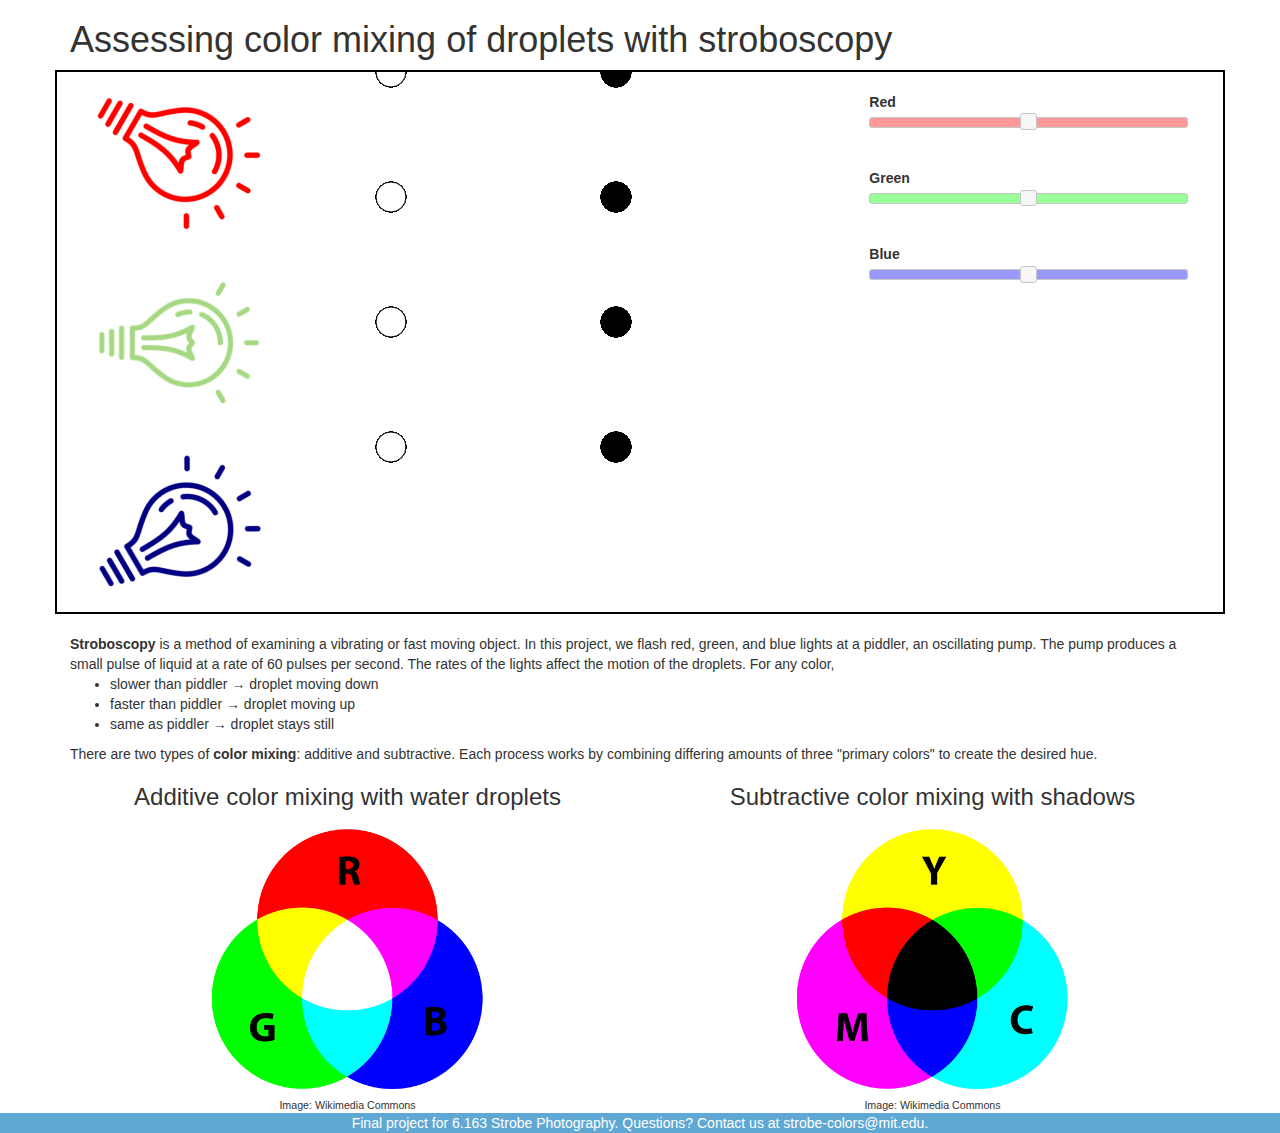
<file: index.html>
<!DOCTYPE html>
<html>
<head>
    <title>Strobe Color Simulation</title>
    <script src="js/processing-1.3.6.min.js"></script>
    <script src="js/jquery-1.12.3.min.js"></script>
    <script src="js/jquery-ui.min.js"></script>
    <link rel="stylesheet" href="css/bootstrap.min.css">
    <link rel="stylesheet" href="css/jquery-ui.min.css">
    <link rel="stylesheet" href="css/strobe-colors.css">
    <script src="js/bootstrap.min.js"></script>
</head>
<body>
<!--Remaining section-->
    <script>
    // create an object to hold variables controlled by the UI
    var uivars = {
        red: 0,  // set initial values
        green: 0,
        blue: 0
    };
    </script>
    <script src="js/slider.js"></script>

 
    <div class="container">
        <h1>Assessing color mixing of droplets with stroboscopy</h1>

        <div class="row simulation">
            <div class="col-xs-2">
                <div class="all-lights">
                    <img class="red lights" src="red.png"></img>
                    <img class="green lights" src="green.png"></img>
                    <img class="blue lights" src="blue.png"></img>
                </div>
            </div>
            <div class="col-xs-6">
                <canvas data-processing-sources="simulation.pde"></canvas>
            </div>
            <div class="col-xs-4">
            <form>
                <div class="slider">
                    <label>Red</label><div id="red" class="uislider" style="background:#ff9999;"></div>
                </div>
                <div class="slider">
                    <label>Green</label><div id="green" class="uislider" style="background:#99ff99;"></div>
                </div>
                <div class="slider">
                    <label>Blue</label><div id="blue" class="uislider" style="background:#9999ff;"></div>
                </div>
            </form>

            </div>


        </div>
    <div class="row">
        <div class="col-xs-12">
        <br>
        <!-- <img class="photo"src="red.png"></img> -->

        <b>Stroboscopy</b> is a method of examining a vibrating or fast moving object. In this project, we flash red, green, and blue lights at a piddler, an oscillating pump. The pump produces a small pulse of liquid at a rate of 60 pulses per second.

        The rates of the lights affect the motion of the droplets. For any color, 
        <ul>
            <li>slower than piddler &rarr; droplet moving down</li>
            <li>faster than piddler &rarr; droplet moving up</li>
            <li>same as piddler &rarr; droplet stays still</li>
        </ul>

        There are two types of <b>color mixing</b>: additive and subtractive. Each process works by combining differing amounts of three "primary colors" to create the desired hue. 
        </div>
        <div class="col-xs-6">
            <h3>Additive color mixing with water droplets</h3>
            <img class="color-mixing" src="additive-color.png">
            <div class="caption">Image: Wikimedia Commons</div>
        </div>
        <div class="col-xs-6">
            <h3>Subtractive color mixing with shadows</h3>
            <img class="color-mixing" src="subtractive-color.png">
            <div class="caption">Image: Wikimedia Commons
        </div></div>

        </div>
        </div>
    </div>
    <footer>
    <div class="container">
        Final project for 6.163 Strobe Photography. Questions? Contact us at strobe-colors@mit.edu.
    </div>
</footer>
</body>
</html>
</file>
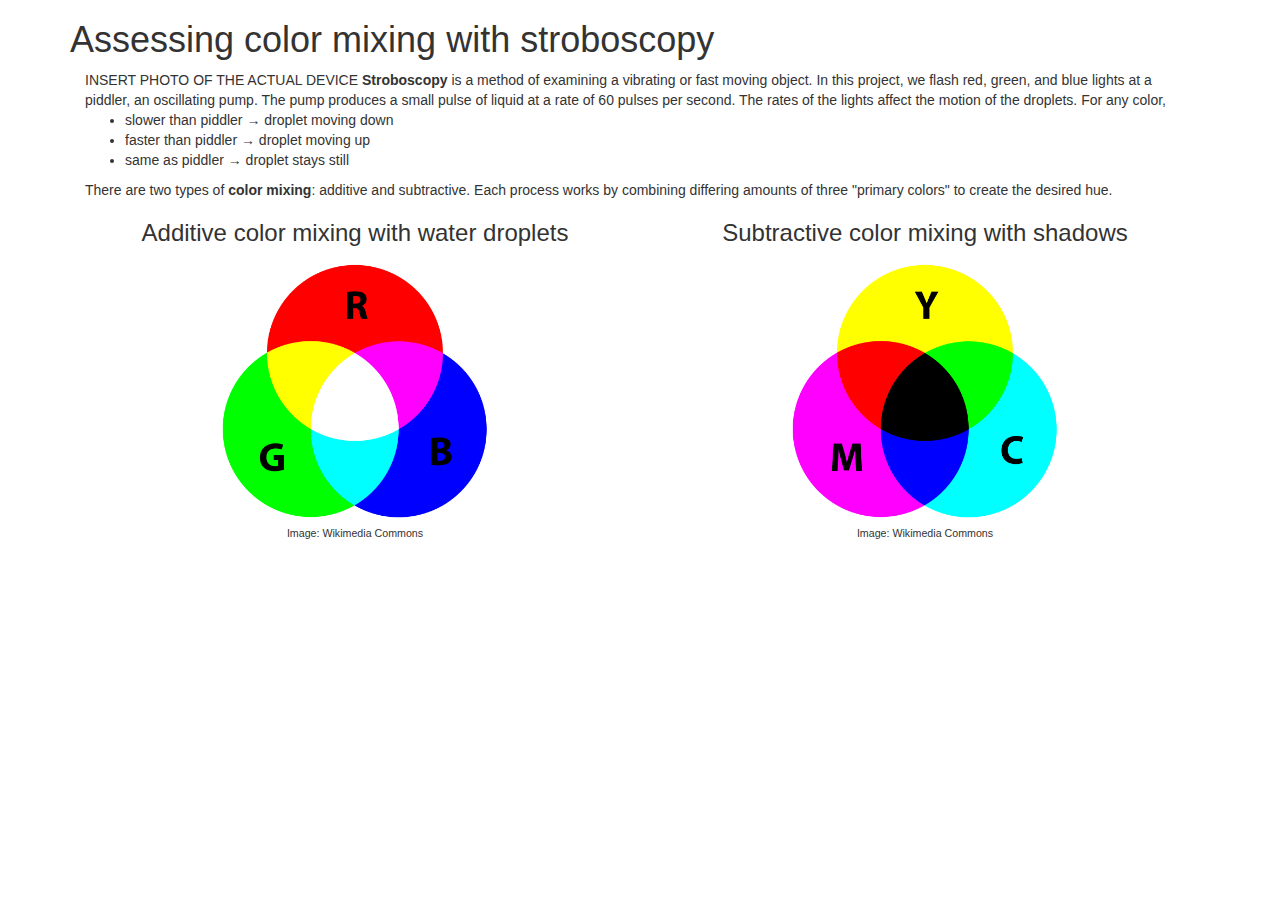
<file: about.html>
<!DOCTYPE html>
<html>
<head>
    <title>Strobe Color Simulation - About</title>
    <script src="js/jquery-1.12.3.min.js"></script>
    <script src="js/jquery-ui.min.js"></script>
    <link rel="stylesheet" href="css/bootstrap.min.css">
    <link rel="stylesheet" href="css/jquery-ui.min.css">
    <link rel="stylesheet" href="css/strobe-colors.css">
    <script src="js/bootstrap.min.js"></script>
</head>
<body>
    <script src="js/slider.js"></script>
    <div id="header"></div>
    <div class="container">
    <h1>Assessing color mixing with stroboscopy</h1>
    <div class="col-xs-12">
    INSERT PHOTO OF THE ACTUAL DEVICE
    <b>Stroboscopy</b> is a method of examining a vibrating or fast moving object. In this project, we flash red, green, and blue lights at a piddler, an oscillating pump. The pump produces a small pulse of liquid at a rate of 60 pulses per second.

    The rates of the lights affect the motion of the droplets. For any color, 
    <ul>
        <li>slower than piddler &rarr; droplet moving down</li>
        <li>faster than piddler &rarr; droplet moving up</li>
        <li>same as piddler &rarr; droplet stays still</li>
    </ul>

    There are two types of <b>color mixing</b>: additive and subtractive. Each process works by combining differing amounts of three "primary colors" to create the desired hue. 
    </div>
    <div class="col-xs-6"><h3>Additive color mixing with water droplets</h3><img class="color-mixing" src="additive-color.png"><div class="caption">Image: Wikimedia Commons</div></div>
    <div class="col-xs-6"><h3>Subtractive color mixing with shadows</h3><img class="color-mixing" src="subtractive-color.png"><div class="caption">Image: Wikimedia Commons</div></div>

    </div>
</body>
</html>
</file>
<file: css/strobe-colors.css>
body {
    font-family: sans-serif, Helvetica;
}
.slider { padding: 20px; }
.navbar-default {
    background: #1B4965;
}
.navbar-default > .navbar-header > a {
    color: #ffffff;
}
.navbar-default > .navbar-header > a:hover {
    color: #CAE9FF;
}
.navbar .nav > li > a{
    color: #ffffff;
}


.navbar .nav > li > a:hover{
    color: #CAE9FF;
}

.caption {
    text-align: center;
    font-size: 8pt;
}
.demolabel {
    text-align: right;
}

.simulation {
    border: 2px solid black;
}
@keyframes blink {
    0% {
        opacity: 1;
    }
    50% {
        opacity: 0;
    }
    100% {
        opacity: 1;
    }
}
.color-mixing {
    width:50%;
    display: block;
    margin: auto;
}

.lights {
    width: 100%;
    animation: blink 1s;
    animation-iteration-count: infinite;
    margin: 25px;
}

.photo {
    margin: auto;
    display: block;
}

h3 {
    text-align: center;
}
footer {
    text-align: center;
    background: #5FA8D3;
    color: #ffffff;
    width: 100%;
}
</file>
